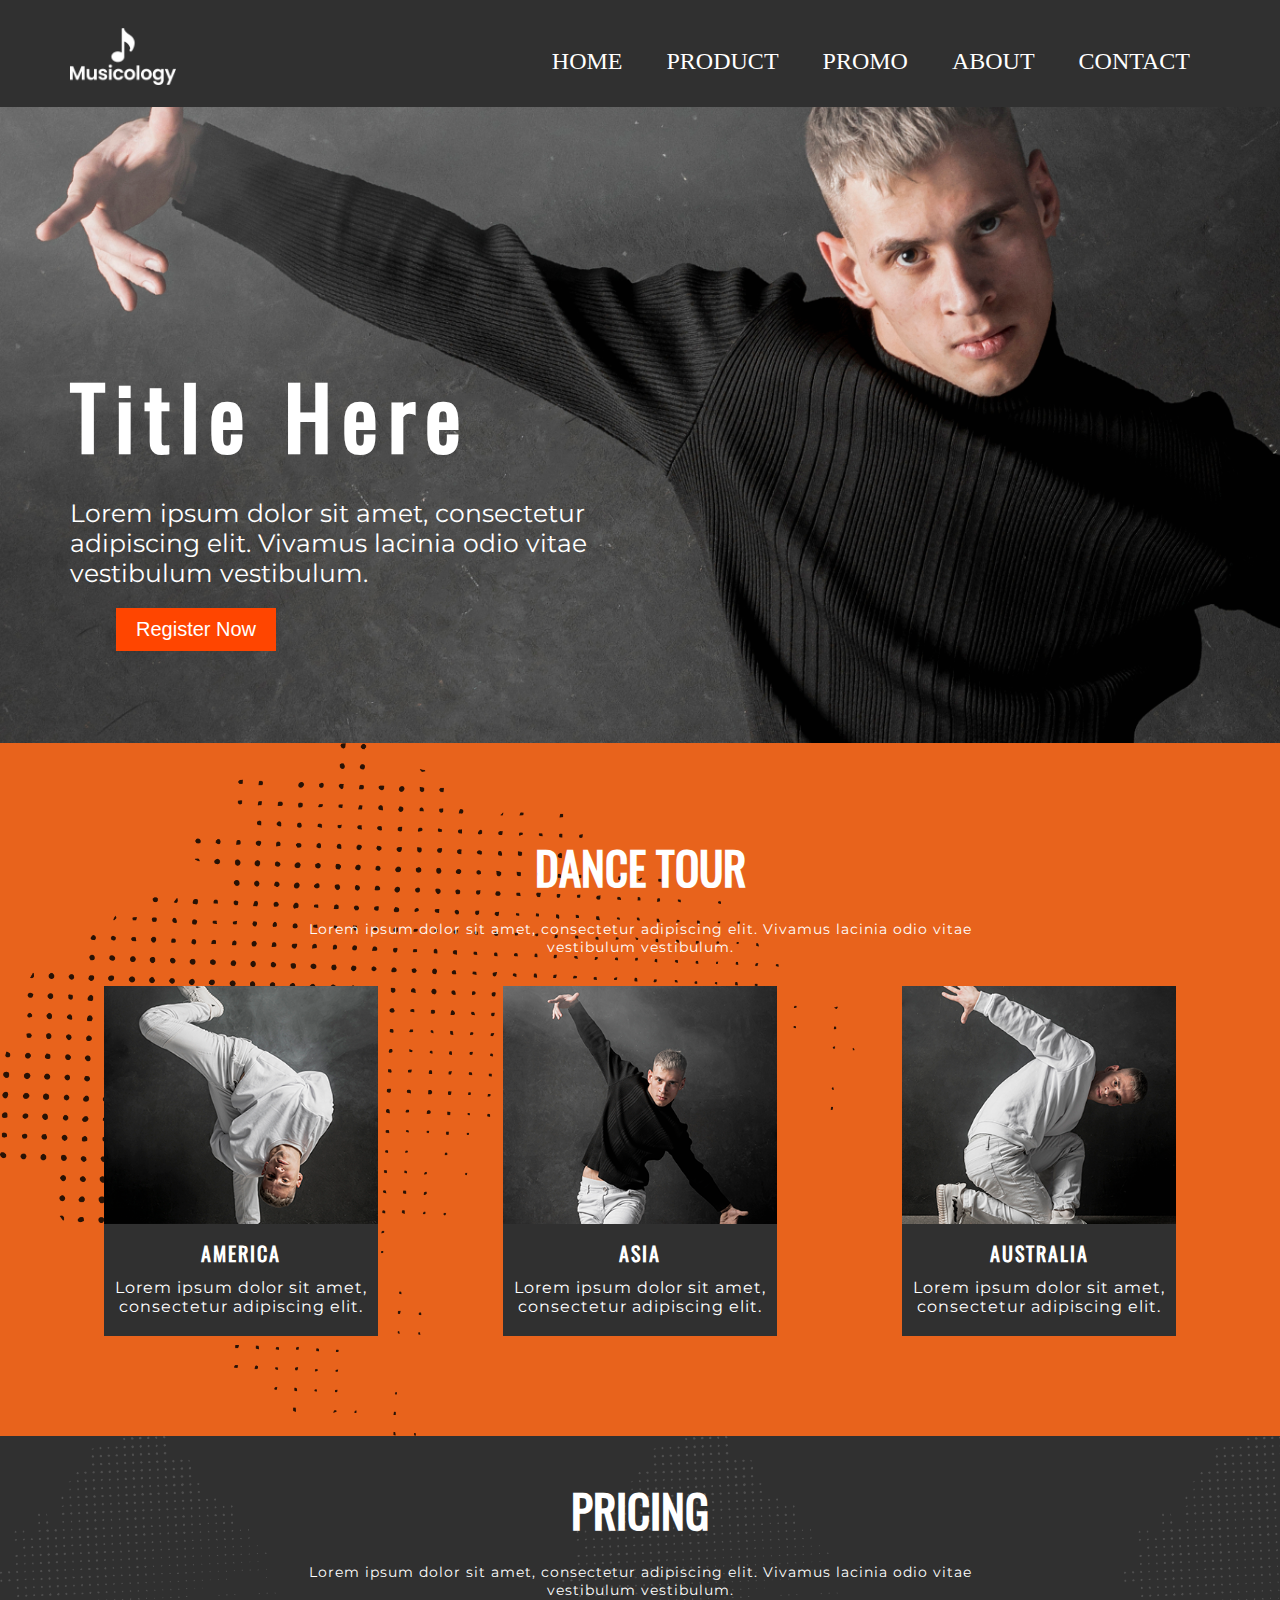
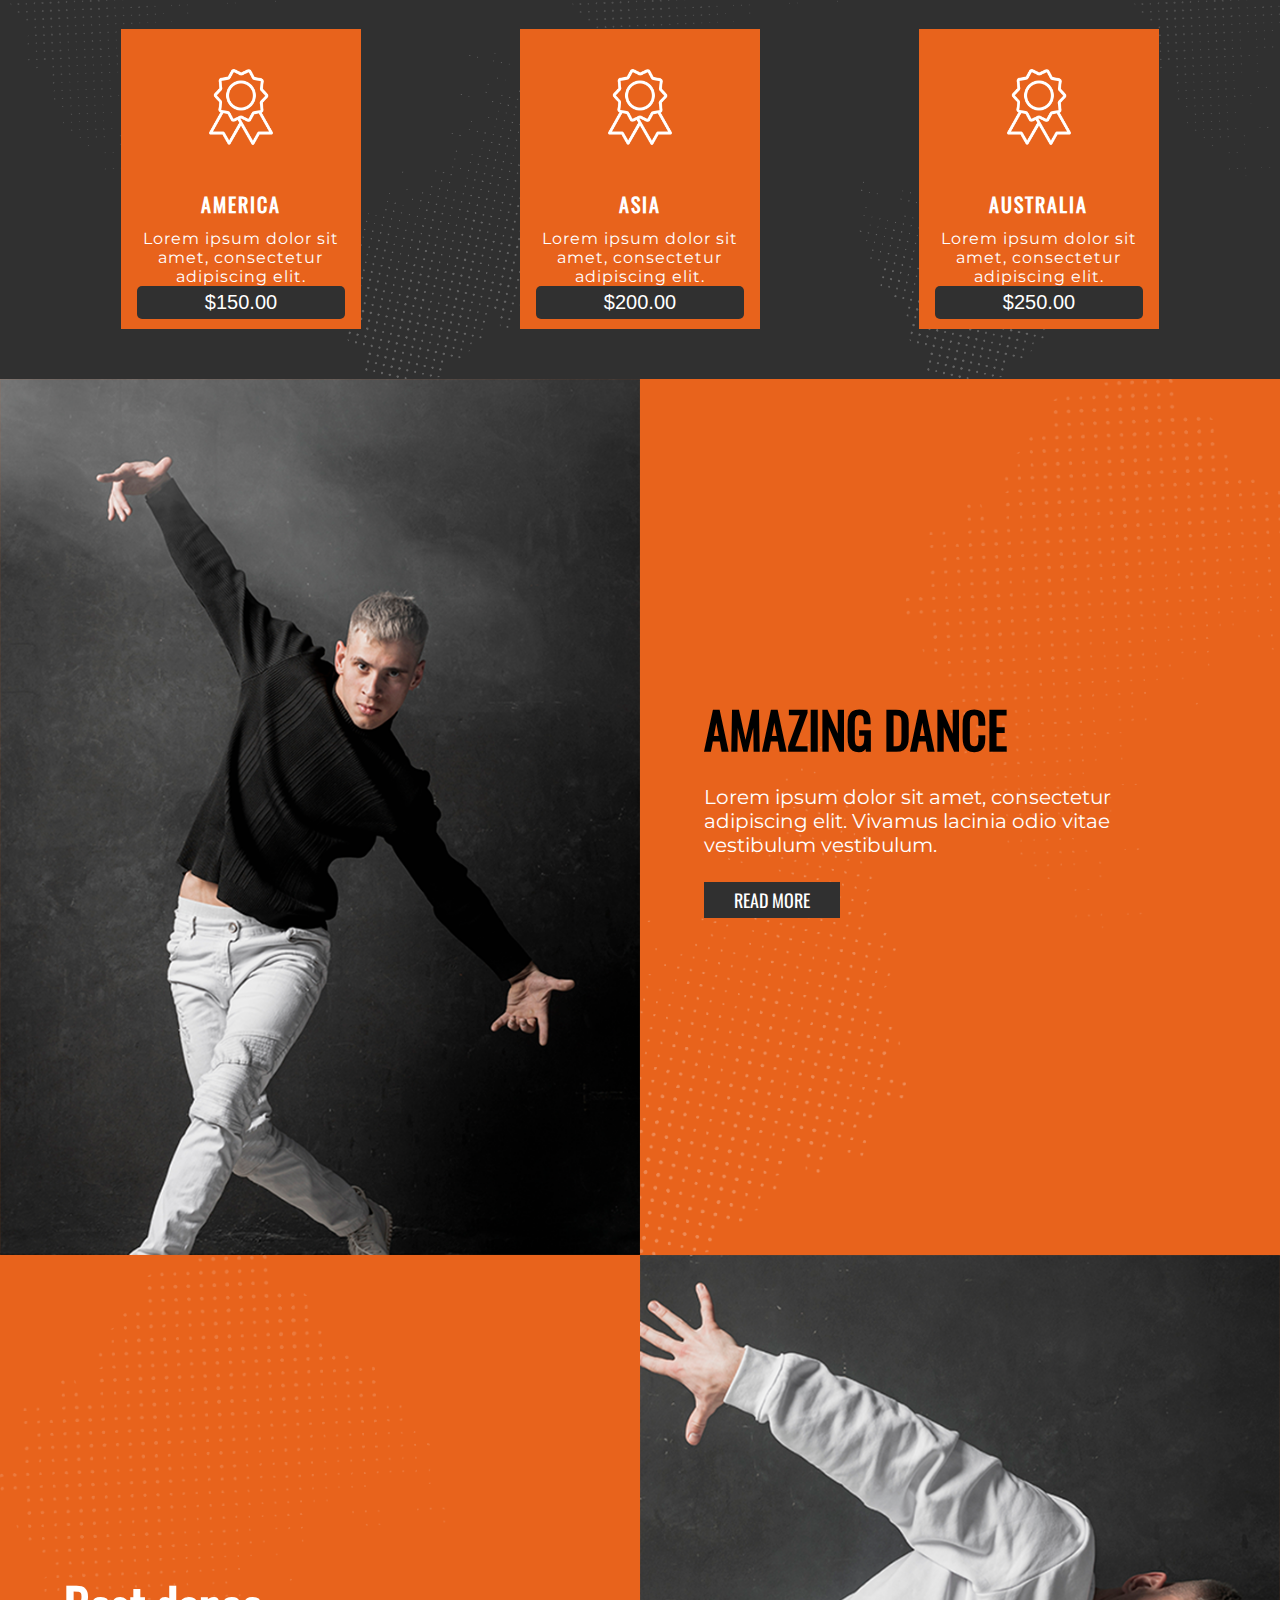
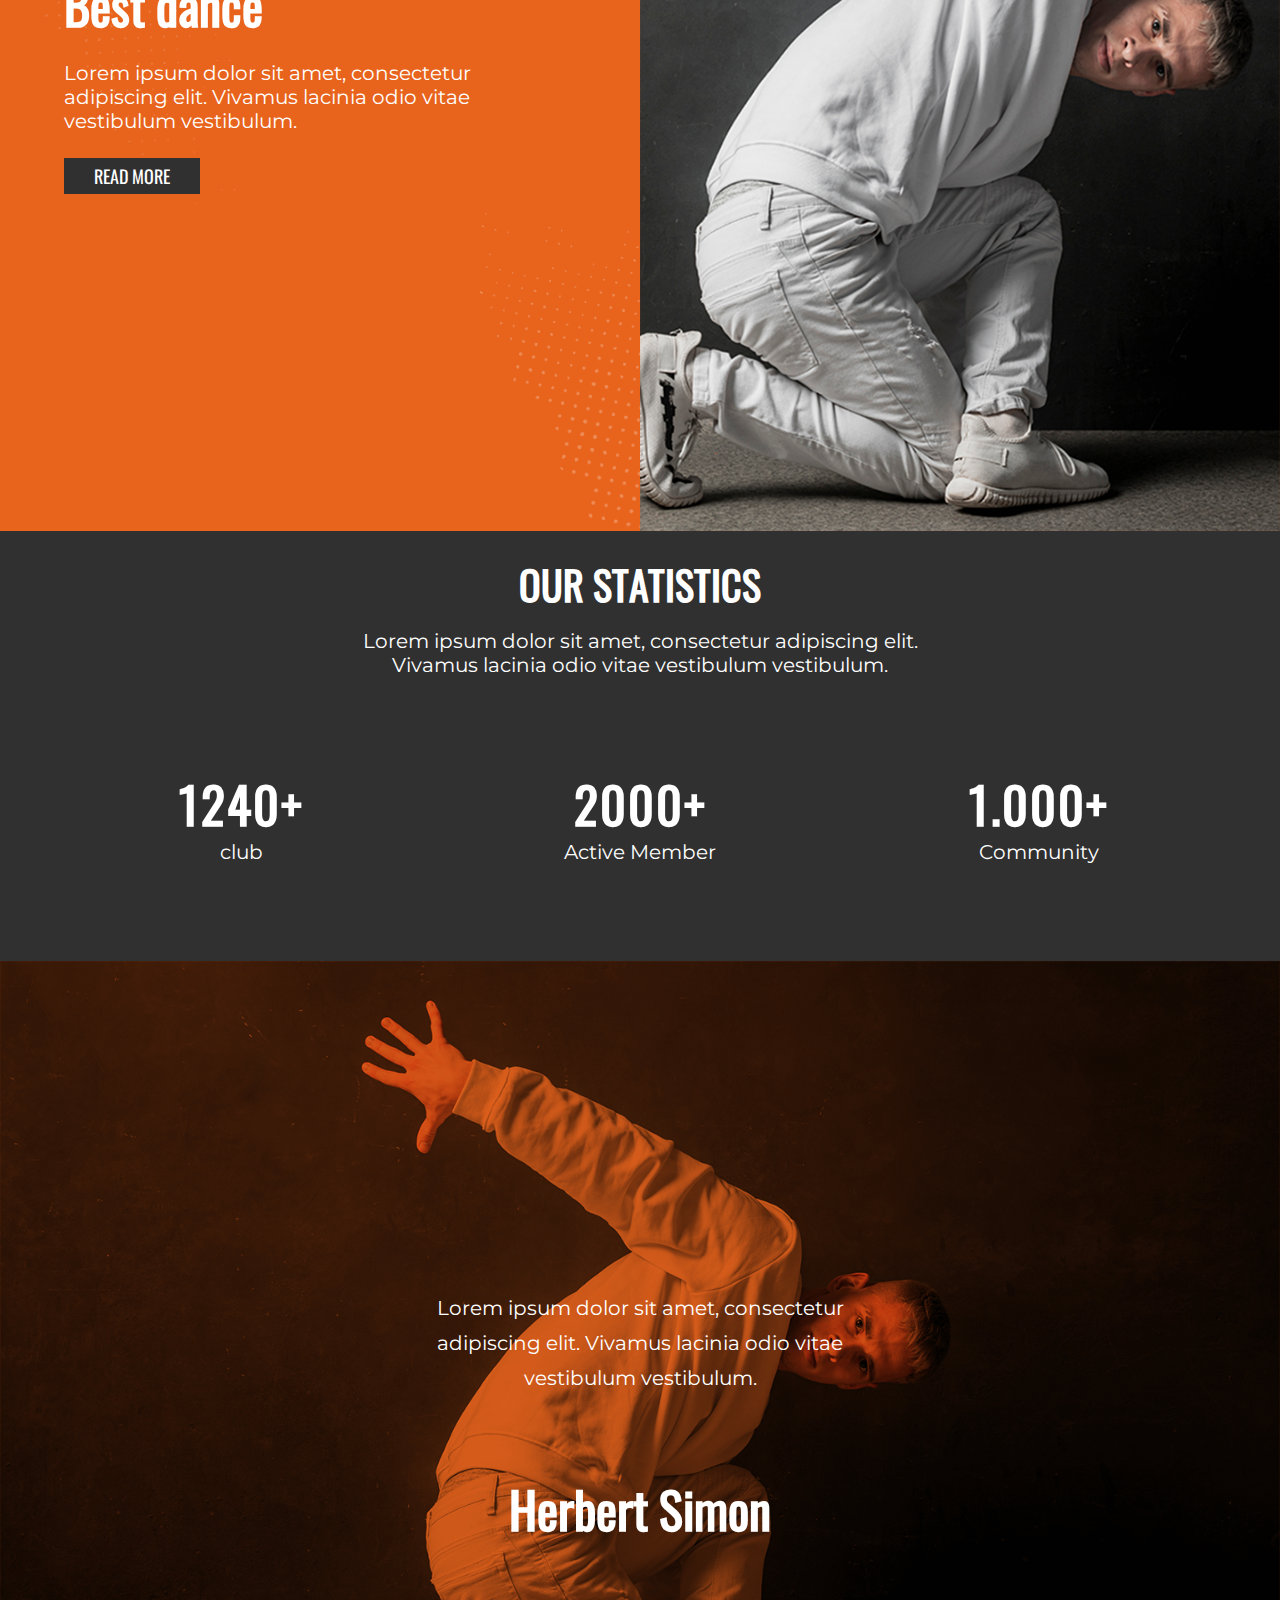
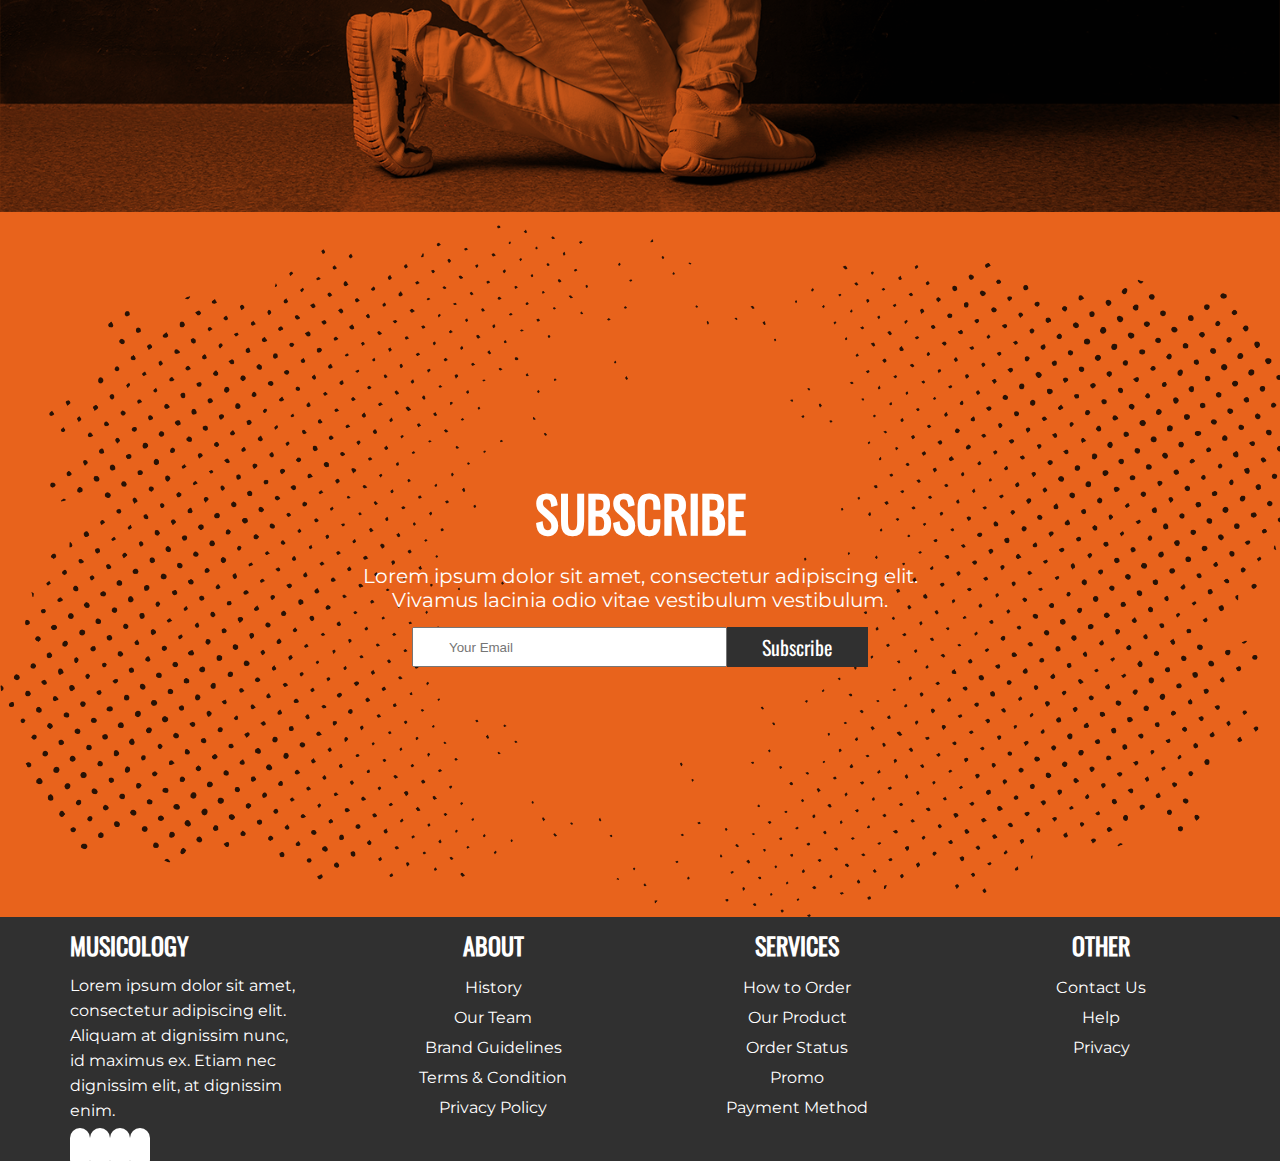
<file: index.html>
<!DOCTYPE html>
<html lang="en">

<head>
    <meta charset="UTF-8">
    <meta http-equiv="X-UA-Compatible" content="IE=edge">
    <meta name="viewport" content="width=device-width, initial-scale=1.0">
    <title>Document</title>
    <link rel="stylesheet" href="./asset/css/style.css">
    <link rel="stylesheet" href="https://cdnjs.cloudflare.com/ajax/libs/font-awesome/6.4.0/css/all.min.css"
        integrity="sha512-iecdLmaskl7CVkqkXNQ/ZH/XLlvWZOJyj7Yy7tcenmpD1ypASozpmT/E0iPtmFIB46ZmdtAc9eNBvH0H/ZpiBw=="
        crossorigin="anonymous" referrerpolicy="no-referrer" />


</head>

<body>

    <header class="h_bg">


        <div class="h_bg_1">

            <div class="container">
                <nav>

                    <div class="row justify  align-items ">
                        <div class="col">
                            <div class="logo">
                                <img src="./asset/img/icon.png" alt="">
                            </div>
                        </div>
                        <div class="col ">
                            <div class="list">
                                <ul>

                                    <li><a href="#">HOME</a></li>
                                    <li><a href="#Dance">PRODUCT</a></li>
                                    <li><a href="#PROMO">PROMO</a></li>
                                    <li><a href="#">ABOUT</a></li>
                                    <li><a href="#Musicology">CONTACT</a></li>
                                    <i class="fa-solid fa-magnifying-glass"></i>
                                </ul>
                            </div>

                            <div class="bar">
                                <i class="fa-solid fa-bars"></i>
                            </div>
                        </div>
                    </div>
                </nav>


            </div>
        </div>

        <div class="container">
            <div class="row">
                <div class="col_100">
                    <div class="sec_text">
                        <h1>Title Here</h1>
                        <p>Lorem ipsum dolor sit amet, consectetur adipiscing elit. Vivamus lacinia odio vitae
                            vestibulum vestibulum. </p>
                        <button>Register Now</button>
                    </div>


                </div>
            </div>
        </div>
        <p class="n">
        </p>
    </header>
    <main>
        <!-- ------------------------section_1 START -------------->
        <section id="Dance" class="sec_1">
            <div class="container">

                <!-- row start -->
                <div class="row">
                    <div class="col_100">
                        <div class="popular_text">
                            <h2>Dance Tour</h2>
                            <p>Lorem ipsum dolor sit amet, consectetur adipiscing elit. Vivamus lacinia odio vitae
                                vestibulum vestibulum. </p>
                        </div>
                    </div>
                </div>
                <!-- row end -->

                <!-- row start -->
                <div class="row justify">
                    <div class="col_30">
                        <div class="package_box">
                            <div class="package_img">
                                <img src="./asset/img/box1.png" alt="">
                            </div>
                            <div class="package_text">
                                <h4>America</h4>
                                <p>Lorem ipsum dolor sit amet, consectetur adipiscing elit.</p>
                            </div>
                        </div>

                    </div>
                    <div class="col_30">
                        <div class="package_box">
                            <div class="package_img">
                                <img src="./asset/img/box2.png" alt="">
                            </div>
                            <div class="package_text">
                                <h4>Asia</h4>
                                <p>Lorem ipsum dolor sit amet, consectetur adipiscing elit.</p>
                            </div>
                        </div>

                    </div>
                    <div class="col_30">
                        <div class="package_box">
                            <div class="package_img">
                                <img src="./asset/img/box3.png" alt="">
                            </div>
                            <div class="package_text">
                                <h4>Australia</h4>
                                <p>Lorem ipsum dolor sit amet, consectetur adipiscing elit.</p>
                            </div>
                        </div>

                    </div>
                </div>
            </div>


        </section>
        <!-------------------------sec_1 END---------------------------->
        <!-- ----------------------sec_2 START-------------------------->
        <section id="PROMO" class="sec_2">
            <div class="container">
                <div class="row">
                    <div class="col_100">
                        <div class="popular_text leter">
                            <h2>Pricing</h2>
                            <p>Lorem ipsum dolor sit amet, consectetur adipiscing elit. Vivamus lacinia odio vitae
                                vestibulum vestibulum. </p>
                        </div>
                    </div>
                </div>
                <div class="row justify">
                    <div class="col_30">
                        <div class="pricing_box ">
                            <div class="pricing_img">
                                <img src="./asset/img/card123.png" alt="">
                            </div>
                            <div class="package_text">
                                <h4>America</h4>
                                <p>Lorem ipsum dolor sit amet, consectetur adipiscing elit.</p>
                            </div>
                            <div class="box_btn">
                                <button>$150.00</button>
                            </div>
                        </div>


                    </div>
                    <div class="col_30">
                        <div class="pricing_box">
                            <div class="pricing_img">
                                <img src="./asset/img/card123.png" alt="">
                            </div>
                            <div class="package_text">
                                <h4>Asia</h4>
                                <p>Lorem ipsum dolor sit amet, consectetur adipiscing elit.</p>
                            </div>
                            <div class="box_btn">
                                <button>$200.00</button>
                            </div>
                        </div>

                    </div>
                    <div class="col_30">
                        <div class="pricing_box">
                            <div class="pricing_img">
                                <img src="./asset/img/card123.png" alt="">
                            </div>
                            <div class="package_text">
                                <h4>Australia</h4>
                                <p>Lorem ipsum dolor sit amet, consectetur adipiscing elit.</p>
                            </div>
                            <div class="box_btn">
                                <button>$250.00</button>
                            </div>
                        </div>

                    </div>
                </div>
            </div>


        </section>
        <!------------------------SEC_3 START-------------------->
        <section class="sec_3">
            <div class="row justify align-items roww">
                <div class="col_50">
                    <div class="sec3_img">
                        <img src="asset/img/sec3img.png" alt="img">
                    </div>
                </div>
                <div class="col_50">
                    <div class="sec3_text">
                        <h2>AMAZING DANCE</h2>
                        <p>Lorem ipsum dolor sit amet, consectetur adipiscing elit. Vivamus lacinia odio vitae
                            vestibulum vestibulum. </p>
                        <div class="sec_3_btn">
                            <button>read more</button>
                        </div>
                    </div>
                </div>
            </div>
        </section>
        <!------------------------SEC_3 END-------------------->
        <!------------------------SEC_4 START-------------------->
        <section class="sec_4">
            <div class="row justify align-items">
                <div class="col_50">
                    <div class="sec4_text">
                        <h2>Best dance</h2>
                        <p>Lorem ipsum dolor sit amet, consectetur adipiscing elit. Vivamus lacinia odio vitae
                            vestibulum vestibulum. </p>
                        <div class="sec_4_btn">
                            <button>read more</button>
                        </div>
                    </div>
                </div>
                <div class="col_50">
                    <div class="sec4_img">
                        <img src="asset/img/sec4.png" alt="img">
                    </div>
                </div>

            </div>
        </section>
        <!-- ----------------------SEC_4 END------------------ -->
        <!-- ----------------------SEC_5 START----------------- -->

        <section class="sec_5">
            <div class="container">
                <div class="row justify ">

                    <div class="col_100">
                        <div class="sec_5_text">
                            <h2>Our Statistics</h2>
                            <p>Lorem ipsum dolor sit amet, consectetur adipiscing elit. Vivamus lacinia odio vitae
                                vestibulum vestibulum. </p>
                        </div>

                    </div>
                </div>
                <div class="row justify">

                    <div class="col_30">

                        <div class="club">
                            <h2>1240+</h2>
                            <p>club</p>
                        </div>

                    </div>
                    <div class="col_30">
                        <div class="club">
                            <h2>2000+</h2>
                            <p>Active Member</p>
                        </div>
                    </div>
                    <div class="col_30">
                        <div class="club">
                            <h2>1.000+</h2>
                            <p>Community</p>
                        </div>
                    </div>
                </div>


            </div>
        </section>
        <!-- ----------------------SEC_5 END------------------ -->
        <!-- ----------------------SEC_6 START----------------- -->
        <section class="Herbert">
            <div class="container">
                <div class="row  ">
                    <div class="col_100">
                        <div class="sec_6_text">
                            <p>Lorem ipsum dolor sit amet, consectetur adipiscing elit. Vivamus lacinia odio vitae
                                vestibulum vestibulum. </p>
                            <h2>Herbert Simon</h2>
                        </div>
                    </div>
                </div>
            </div>
        </section>
        <!------------------------SEC_7 START----------------------->
        <section class="subscribe">

            <div class="container">
                <div class="row">
                    <div class="col_100">
                        <div class="sec_7_text">
                            <h2>SUBSCRIBE</h2>
                            <p>Lorem ipsum dolor sit amet, consectetur adipiscing elit. Vivamus lacinia odio vitae
                                vestibulum vestibulum. </p>
                        </div>
                        <div class="input">
                            <input type="email" name="" id="" placeholder="Your Email">
                            <button>Subscribe</button>
                        </div>
                    </div>
                </div>
            </div>


        </section>
    </main>
    <!-------------------footer-------------------  -->
    <footer id="Musicology">
        <div class="container">
            <div class="row justify">
                <div class="col_25">
                    <div class="footer_text">
                        <h2>Musicology</h2>
                        <p>Lorem ipsum dolor sit amet, consectetur adipiscing elit. Aliquam at dignissim nunc, id
                            maximus ex. Etiam nec dignissim elit, at dignissim enim. </p>
                    </div>
                    <div class="icon">
                        <i class="fa-brands fa-instagram"></i>
                        <i class="fa-brands fa-facebook"></i>
                        <i class="fa-brands fa-twitter"></i>
                        <i class="fa-brands fa-whatsapp"></i>
                    </div>
                </div>
                <div class="col_25">
                    <div class="footer_manu footer_text">
                        <h2>ABOUT</h2>
                        <ul>

                            <li><a href="#">History</a></li>
                            <li><a href="#">Our Team</a></li>
                            <li><a href="#">Brand Guidelines</a></li>
                            <li><a href="#">Terms & Condition</a></li>
                            <li><a href="#">Privacy Policy</a></li>

                        </ul>
                    </div>
                </div>

                <div class="col_25">
                    <div class="footer_manu footer_text">
                        <h2>Services</h2>
                        <ul>
                            <li><a href="#">How to Order</a></li>
                            <li><a href="#">Our Product</a></li>
                            <li><a href="#">Order Status</a></li>
                            <li><a href="#">Promo</a></li>
                            <li><a href="#">Payment Method</a></li>
                        </ul>
                    </div>

                </div>

                <div class="col_25">
                    <div class="footer_manu footer_text">
                        <h2>Other</h2>
                        <ul>
                            <li><a href="#">Contact Us</a></li>
                            <li><a href="">Help</a></li>
                            <li><a href="">Privacy</a></li>
                        </ul>
                    </div>
                </div>


            </div>
        </div>
    </footer>
    <!-- javascript start  -->
    <script>

        const bar = document.querySelector(".bar");
        const navbar = document.querySelector('.list');
        const navbarli = document.querySelectorAll(".list li");

        bar.addEventListener("click", () => {
            bar.classList.toggle("active");
            navbar.classList.toggle('active');
        });

        let btn = document.querySelector(".bar");
        let icon = btn.querySelector(".fa-bars");
        btn.onclick = function () {
            if (icon.classList.contains("fa-bars")) {
                icon.classList.replace("fa-bars", "fa-times");
            } else {
                icon.classList.replace("fa-times", "fa-bars");
            }
        }
        // hamburger button end


        window.addEventListener('scroll', function () {
            // console.log("test");
            let TopScrolled = window.pageYOffset || document.documentElement.scrollTop;
            // console.log(TopScrolled);
            if (TopScrolled > 1) {
                document.querySelector(".list").classList.remove("active");
                icon.classList.replace("fa-times", "fa-bars");
            } else {
                // document.getElementById("main-header").classList.add("fixedmenu");
            }
        });

    </script>
</body>

</html>
</file>
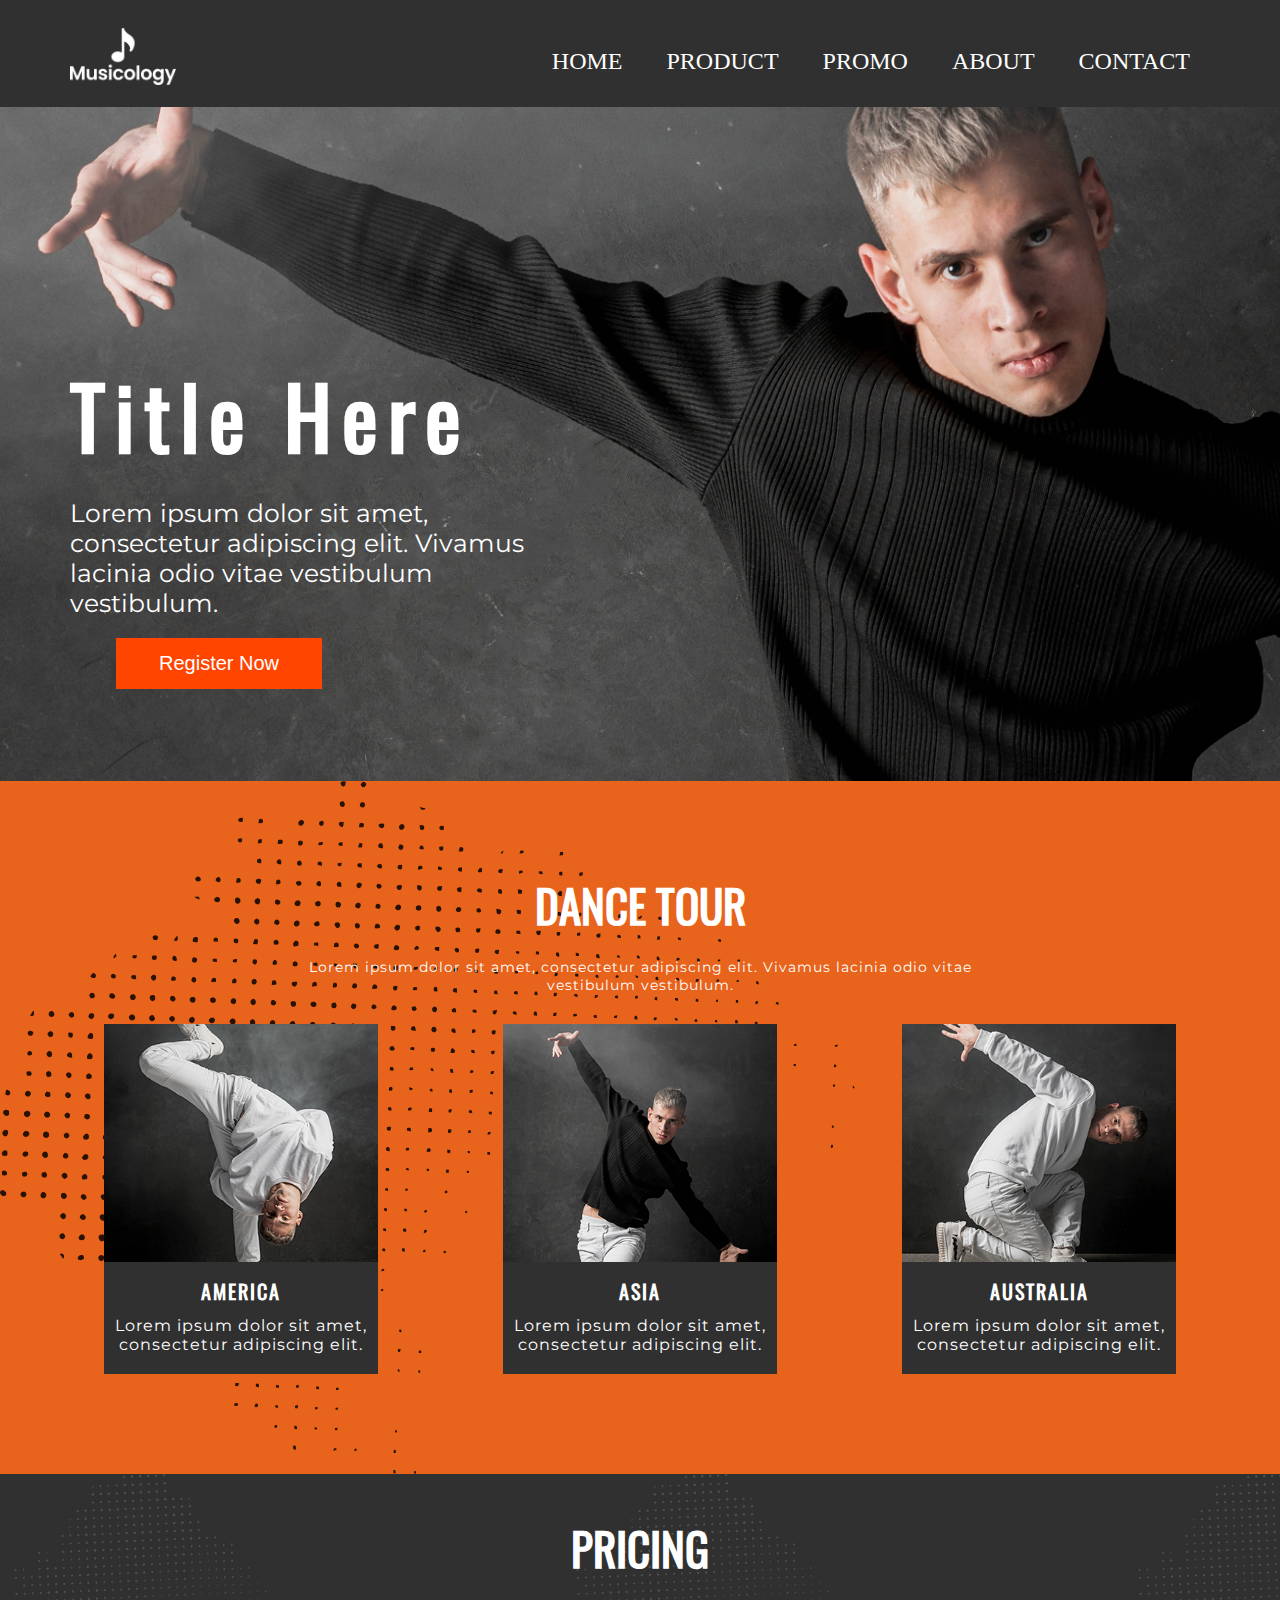
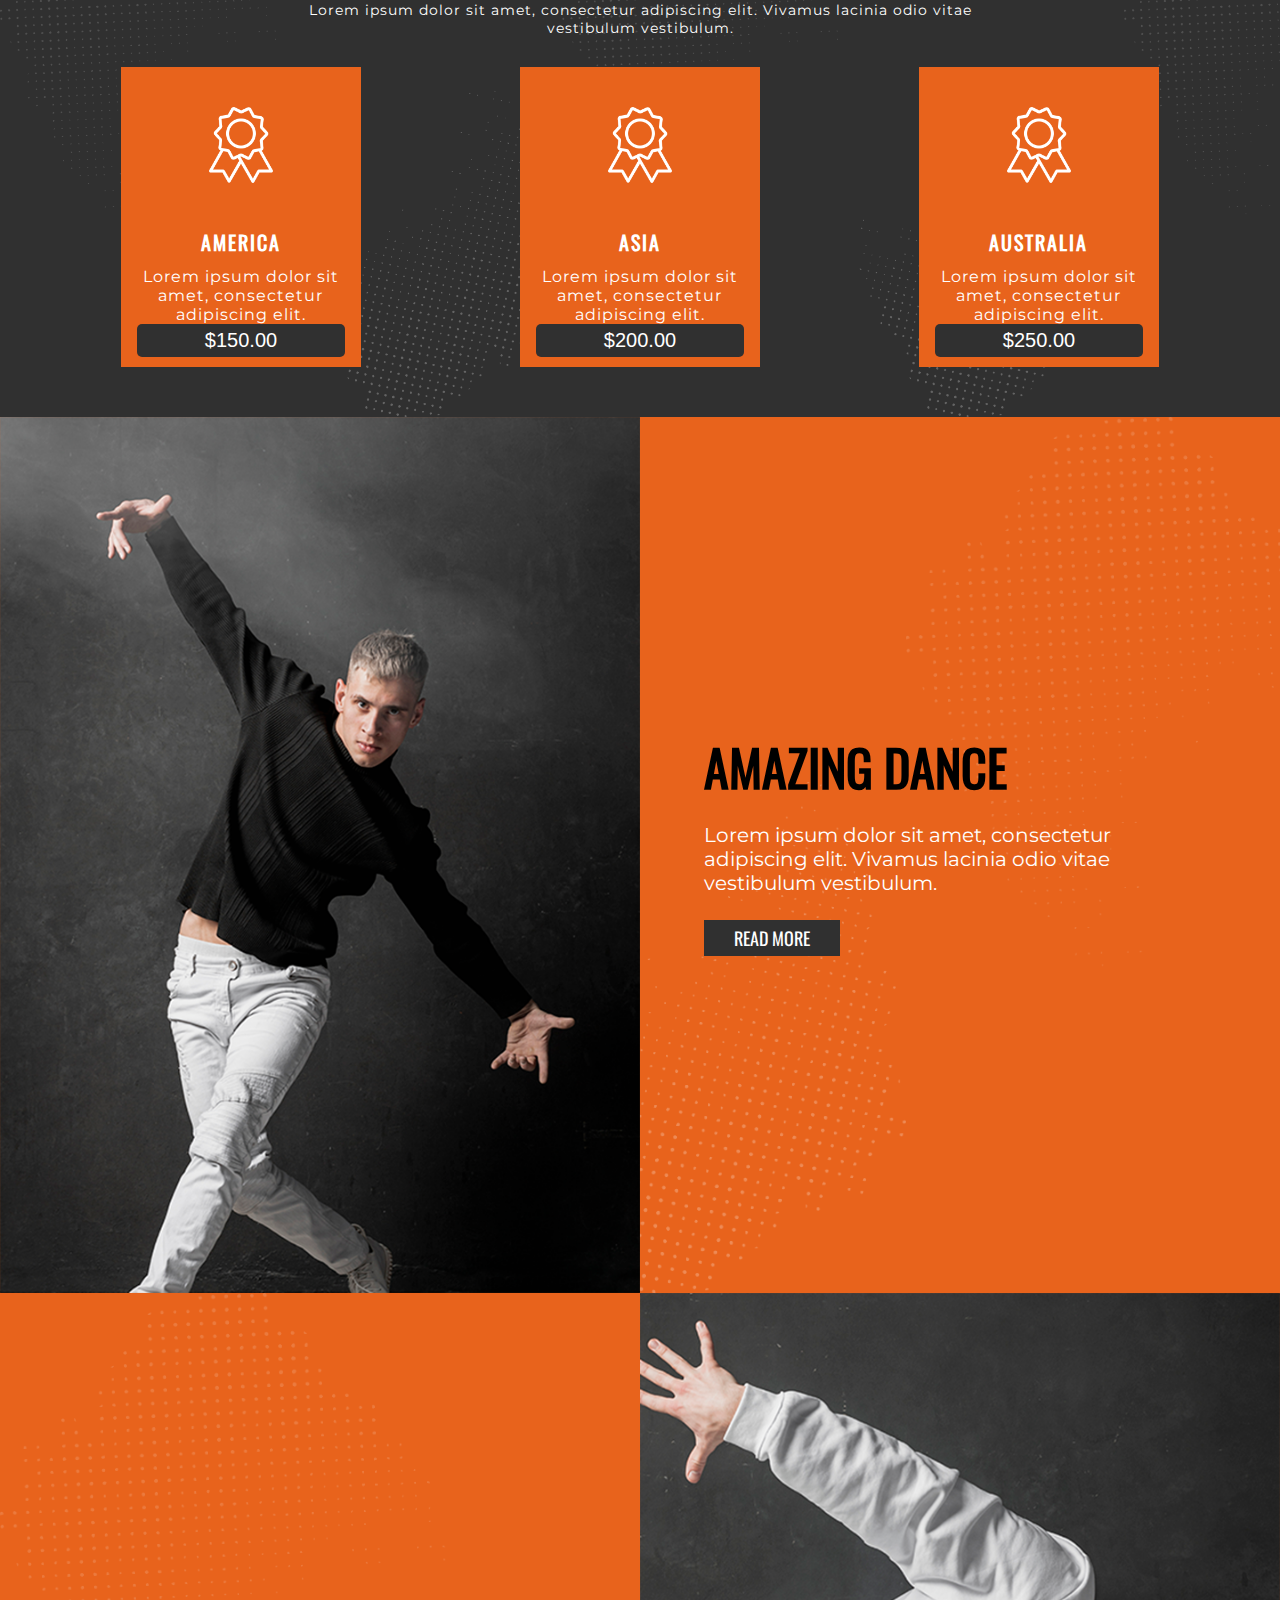
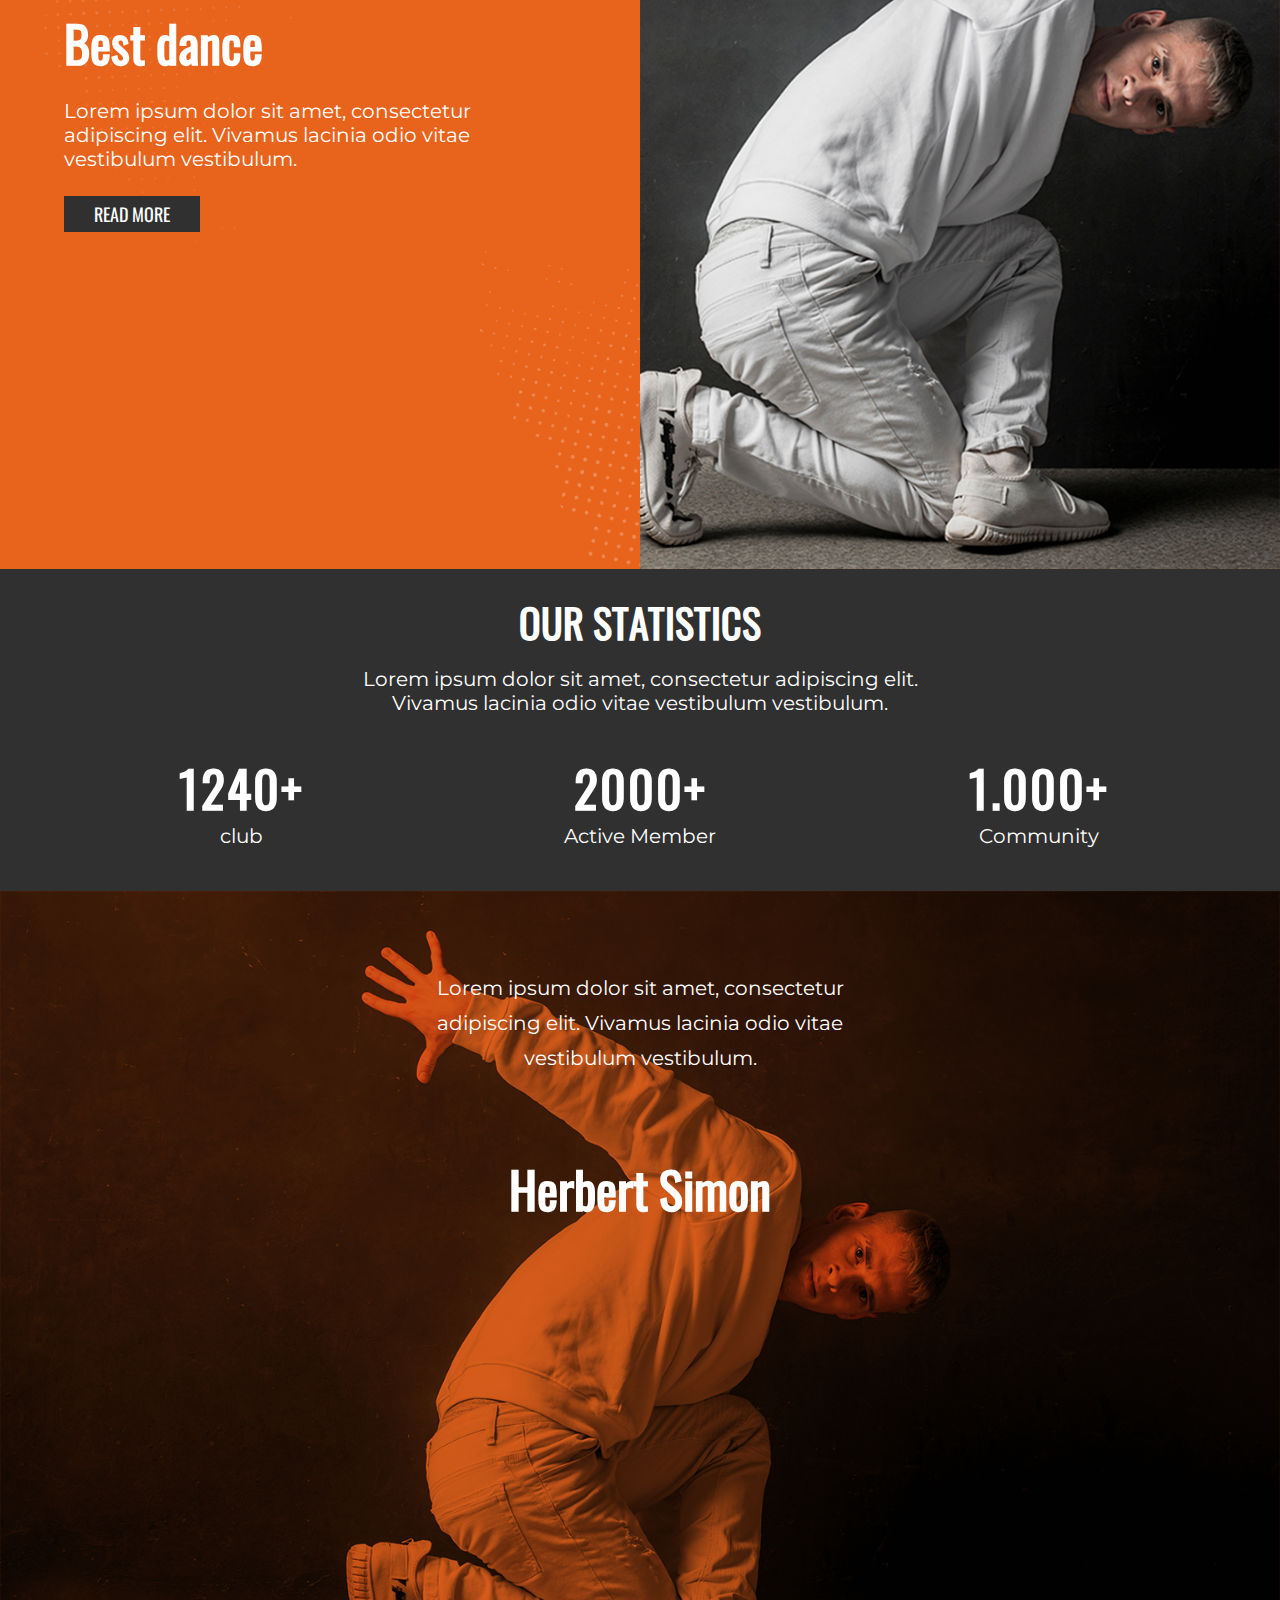
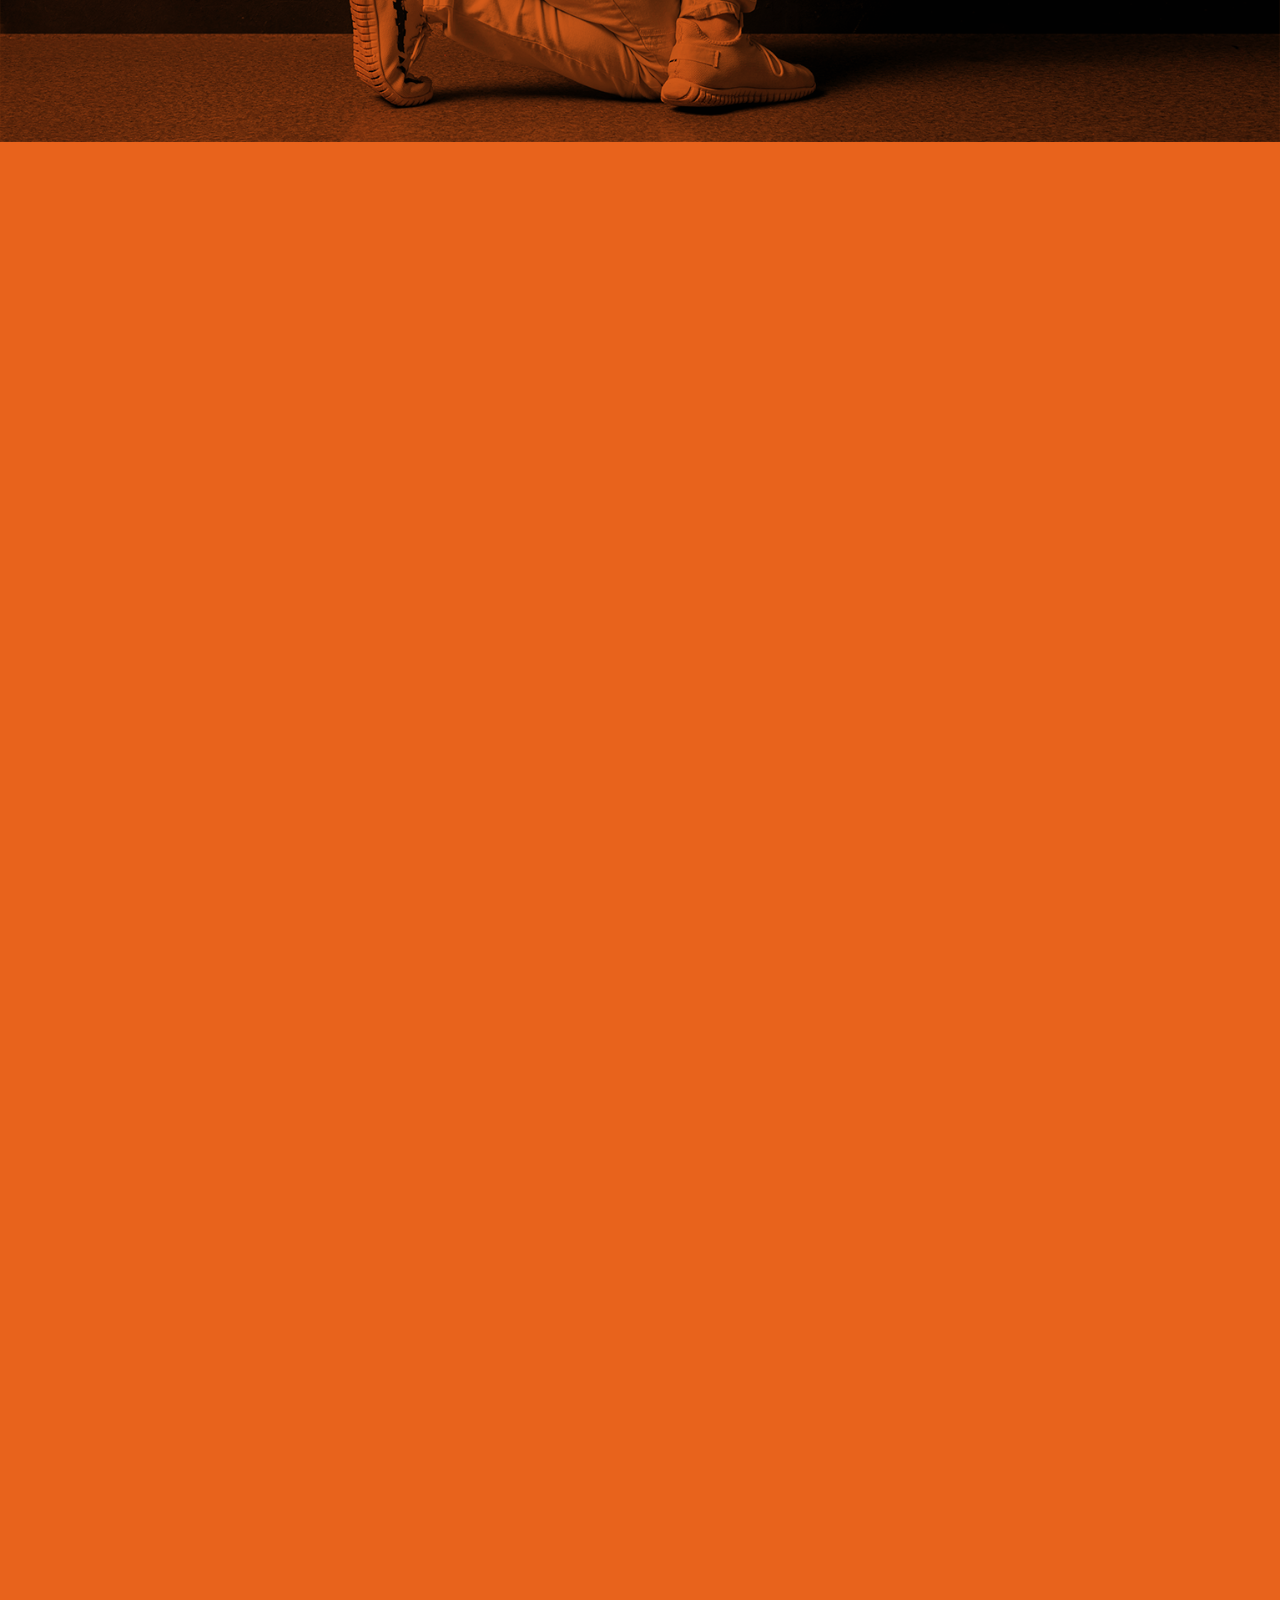
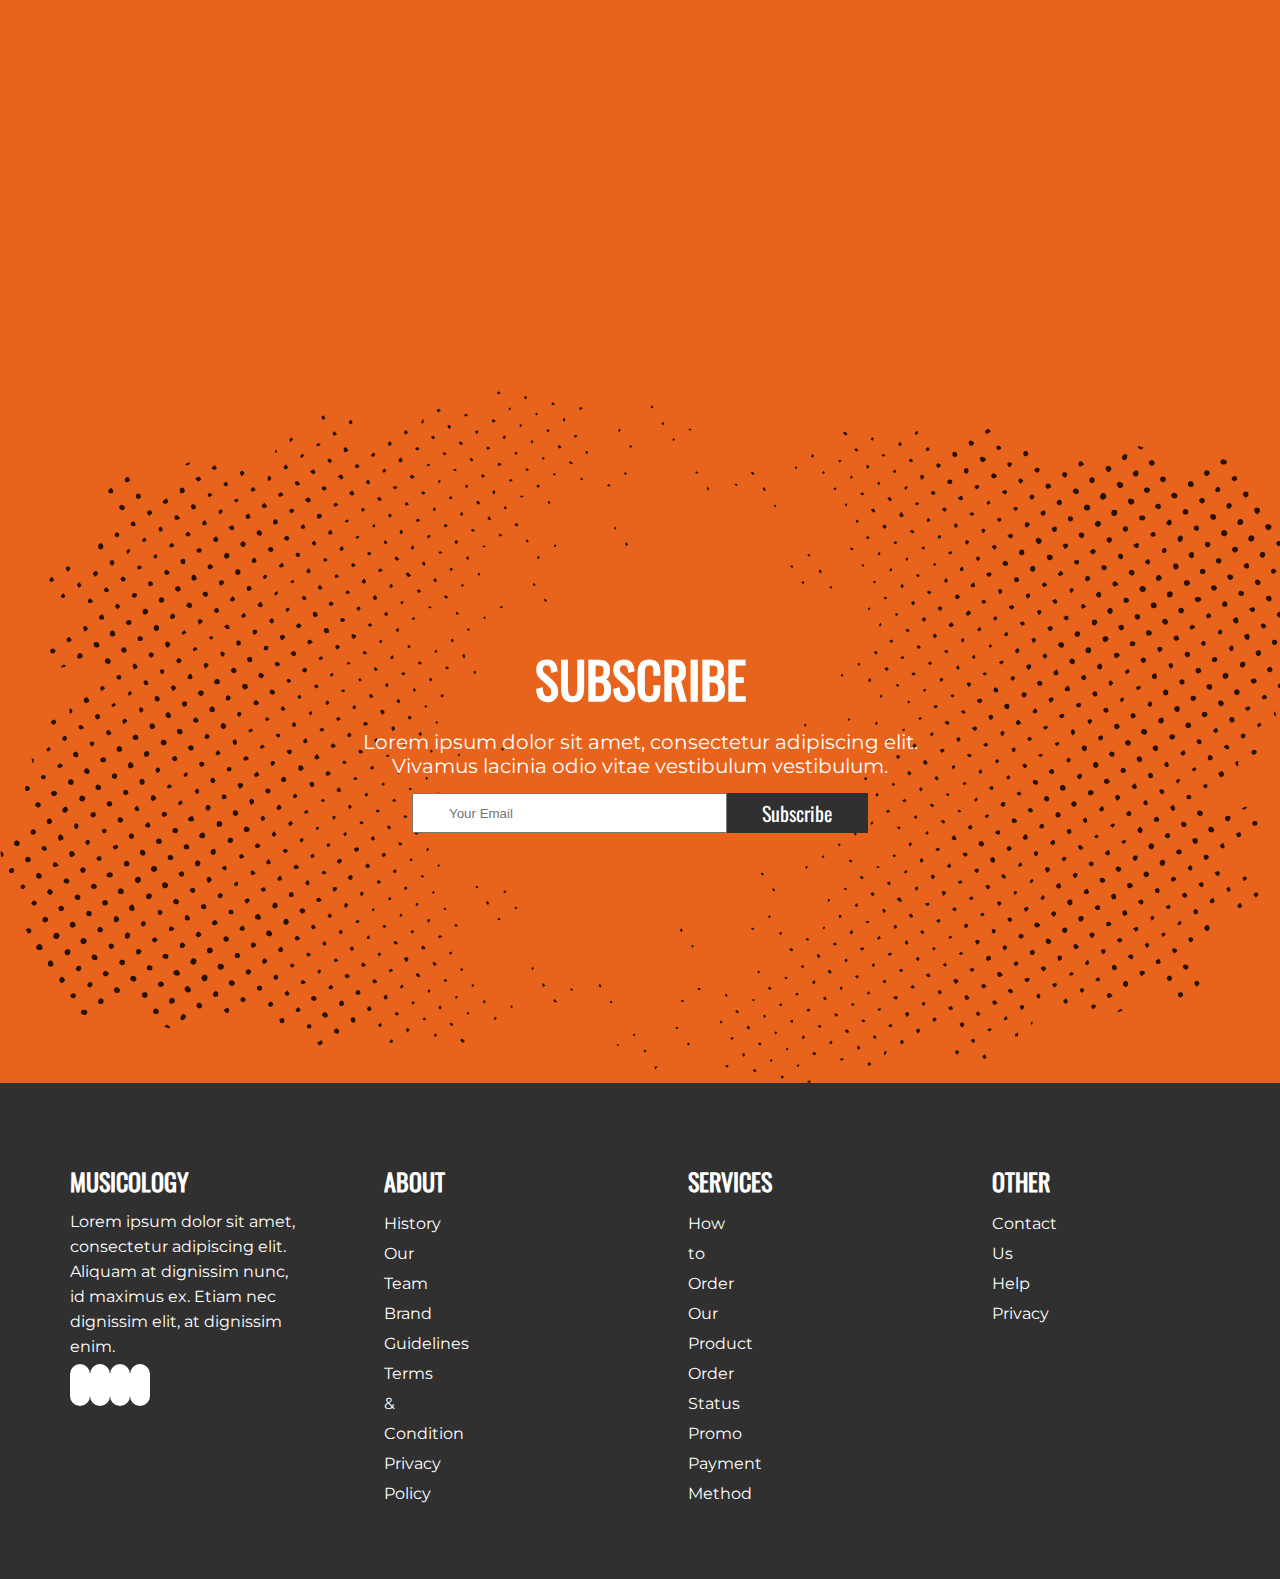
<file: DANCE/index.html>
<!DOCTYPE html>
<html lang="en">

<head>
    <meta charset="UTF-8">
    <meta http-equiv="X-UA-Compatible" content="IE=edge">
    <meta name="viewport" content="width=device-width, initial-scale=1.0">
    <title>Document</title>
    <link rel="stylesheet" href="./asset/css/style.css">
    <link rel="stylesheet" href="https://cdnjs.cloudflare.com/ajax/libs/font-awesome/6.4.0/css/all.min.css"
        integrity="sha512-iecdLmaskl7CVkqkXNQ/ZH/XLlvWZOJyj7Yy7tcenmpD1ypASozpmT/E0iPtmFIB46ZmdtAc9eNBvH0H/ZpiBw=="
        crossorigin="anonymous" referrerpolicy="no-referrer" />

    <!-- -------- -->

</head>

<body>

    <header class="h_bg">


        <div class="h_bg_1">

            <div class="container">
                <nav>

                    <div class="row justify  align-items ">
                        <div class="col">
                            <div class="logo">
                                <img src="./asset/img/icon.png" alt="">
                            </div>
                        </div>
                        <div class="col ">
                            <div class="list">
                                <ul>

                                    <li><a href="#">HOME</a></li>
                                    <li><a href="#Dance">PRODUCT</a></li>
                                    <li><a href="#PROMO">PROMO</a></li>
                                    <li><a href="#">ABOUT</a></li>
                                    <li><a href="#Musicology">CONTACT</a></li>
                                    <i class="fa-solid fa-magnifying-glass"></i>
                                </ul>
                            </div>

                            <div class="bar">
                                <i class="fa-solid fa-bars"></i>
                            </div>
                        </div>
                    </div>
                </nav>


            </div>
        </div>

        <div class="container">
            <div class="row">
                <div class="col_100">
                    <div class="sec_text">
                        <h1>Title Here</h1>
                        <p>Lorem ipsum dolor sit amet, consectetur adipiscing elit. Vivamus lacinia odio vitae
                            vestibulum vestibulum. </p>
                        <button>Register Now</button>
                    </div>


                </div>
            </div>
        </div>
        <p class="n">
        </p>
    </header>
    <main>
        <!-- ------------------------section_1 START -------------->
        <section id="Dance" class="sec_1">
            <div class="container">

                <!-- row start -->
                <div class="row">
                    <div class="col_100">
                        <div class="popular_text">
                            <h2>Dance Tour</h2>
                            <p>Lorem ipsum dolor sit amet, consectetur adipiscing elit. Vivamus lacinia odio vitae
                                vestibulum vestibulum. </p>
                        </div>
                    </div>
                </div>
                <!-- row end -->

                <!-- row start -->
                <div class="row justify">
                    <div class="col_30">
                        <div class="package_box">
                            <div class="package_img">
                                <img src="./asset/img/box1.png" alt="">
                            </div>
                            <div class="package_text">
                                <h4>America</h4>
                                <p>Lorem ipsum dolor sit amet, consectetur adipiscing elit.</p>
                            </div>
                        </div>

                    </div>
                    <div class="col_30">
                        <div class="package_box">
                            <div class="package_img">
                                <img src="./asset/img/box2.png" alt="">
                            </div>
                            <div class="package_text">
                                <h4>Asia</h4>
                                <p>Lorem ipsum dolor sit amet, consectetur adipiscing elit.</p>
                            </div>
                        </div>

                    </div>
                    <div class="col_30">
                        <div class="package_box">
                            <div class="package_img">
                                <img src="./asset/img/box3.png" alt="">
                            </div>
                            <div class="package_text">
                                <h4>Australia</h4>
                                <p>Lorem ipsum dolor sit amet, consectetur adipiscing elit.</p>
                            </div>
                        </div>

                    </div>
                </div>
            </div>


        </section>
        <!-------------------------sec_1 END---------------------------->
        <!-- ----------------------sec_2 START-------------------------->
        <section id="PROMO" class="sec_2">
            <div class="container">
                <!-- row start -->
                <div class="row">
                    <div class="col_100">
                        <div class="popular_text leter">
                            <h2>Pricing</h2>
                            <p>Lorem ipsum dolor sit amet, consectetur adipiscing elit. Vivamus lacinia odio vitae
                                vestibulum vestibulum. </p>
                        </div>
                    </div>
                </div>
                <div class="row justify">
                    <div class="col_30">
                        <div class="pricing_box ">
                            <div class="pricing_img">
                                <img src="./asset/img/card123.png" alt="">
                            </div>
                            <div class="package_text">
                                <h4>America</h4>
                                <p>Lorem ipsum dolor sit amet, consectetur adipiscing elit.</p>
                            </div>
                            <div class="box_btn">
                                <button>$150.00</button>
                            </div>
                        </div>


                    </div>
                    <div class="col_30">
                        <div class="pricing_box">
                            <div class="pricing_img">
                                <img src="./asset/img/card123.png" alt="">
                            </div>
                            <div class="package_text">
                                <h4>Asia</h4>
                                <p>Lorem ipsum dolor sit amet, consectetur adipiscing elit.</p>
                            </div>
                            <div class="box_btn">
                                <button>$200.00</button>
                            </div>
                        </div>

                    </div>
                    <div class="col_30">
                        <div class="pricing_box">
                            <div class="pricing_img">
                                <img src="./asset/img/card123.png" alt="">
                            </div>
                            <div class="package_text">
                                <h4>Australia</h4>
                                <p>Lorem ipsum dolor sit amet, consectetur adipiscing elit.</p>
                            </div>
                            <div class="box_btn">
                                <button>$250.00</button>
                            </div>
                        </div>

                    </div>
                </div>
            </div>


        </section>
        <!------------------------SEC_3 START-------------------->
        <section class="sec_3">
            <div class="row justify align-items">
                <div class="col_50">
                    <div class="sec3_img">
                        <img src="asset/img/sec3img.png" alt="img">
                    </div>
                </div>
                <div class="col_50">
                    <div class="sec3_text">
                        <h2>AMAZING DANCE</h2>
                        <p>Lorem ipsum dolor sit amet, consectetur adipiscing elit. Vivamus lacinia odio vitae
                            vestibulum vestibulum. </p>
                        <div class="sec_3_btn">
                            <button>read more</button>
                        </div>
                    </div>
                </div>
            </div>
        </section>
        <!------------------------SEC_3 END-------------------->
        <!------------------------SEC_4 START-------------------->
        <section class="sec_4">
            <div class="row justify align-items">
                <div class="col_50">
                    <div class="sec4_text">
                        <h2>Best dance</h2>
                        <p>Lorem ipsum dolor sit amet, consectetur adipiscing elit. Vivamus lacinia odio vitae
                            vestibulum vestibulum. </p>
                        <div class="sec_4_btn">
                            <button>read more</button>
                        </div>
                    </div>
                </div>
                <div class="col_50">
                    <div class="sec4_img">
                        <img src="asset/img/sec4.png" alt="img">
                    </div>
                </div>

            </div>
        </section>
        <!-- ----------------------SEC_4 END------------------ -->
        <!-- ----------------------SEC_5 START----------------- -->

        <section class="sec_5">
            <div class="container">
                <div class="row justify ">

                    <div class="col_100">
                        <div class="sec_5_text">
                            <h2>Our Statistics</h2>
                            <p>Lorem ipsum dolor sit amet, consectetur adipiscing elit. Vivamus lacinia odio vitae
                                vestibulum vestibulum. </p>
                        </div>

                    </div>
                </div>
                <div class="row justify">

                    <div class="col_30">

                        <div class="club">
                            <h2>1240+</h2>
                            <p>club</p>
                        </div>

                    </div>
                    <div class="col_30">
                        <div class="club">
                            <h2>2000+</h2>
                            <p>Active Member</p>
                        </div>
                    </div>
                    <div class="col_30">
                        <div class="club">
                            <h2>1.000+</h2>
                            <p>Community</p>
                        </div>
                    </div>
                </div>


            </div>
        </section>
        <!-- ----------------------SEC_5 END------------------ -->
        <!-- ----------------------SEC_6 START----------------- -->
        <section class="Herbert">
            <div class="container">
                <div class="row  ">
                    <div class="col_100">
                        <div class="sec_6_text">
                            <p>Lorem ipsum dolor sit amet, consectetur adipiscing elit. Vivamus lacinia odio vitae
                                vestibulum vestibulum. </p>
                            <h2>Herbert Simon</h2>
                        </div>
                    </div>
                </div>
            </div>
        </section>
        <!------------------------SEC_7 START----------------------->
        <section class="subscribe">

            <div class="container">
                <div class="row">
                    <div class="col_100">
                        <div class="sec_7_text">
                            <h2>SUBSCRIBE</h2>
                            <p>Lorem ipsum dolor sit amet, consectetur adipiscing elit. Vivamus lacinia odio vitae
                                vestibulum vestibulum. </p>
                        </div>
                        <div class="input">
                            <input type="email" name="" id="" placeholder="Your Email">
                            <button>Subscribe</button>
                        </div>
                    </div>
                </div>
            </div>


        </section>
    </main>
    <!-------------------footer-------------------  -->
    <footer id="Musicology">
        <div class="container">
            <div class="row justify">
                <div class="col_25">
                    <div class="footer_text">
                        <h2>Musicology</h2>
                        <p>Lorem ipsum dolor sit amet, consectetur adipiscing elit. Aliquam at dignissim nunc, id
                            maximus ex. Etiam nec dignissim elit, at dignissim enim. </p>
                    </div>
                    <div class="icon">
                        <i class="fa-brands fa-instagram"></i>
                        <i class="fa-brands fa-facebook"></i>
                        <i class="fa-brands fa-twitter"></i>
                        <i class="fa-brands fa-whatsapp"></i>
                    </div>
                </div>
                <div class="col_25">
                    <div class="footer_manu footer_text">
                        <h2>ABOUT</h2>
                        <ul>

                            <li><a href="#">History</a></li>
                            <li><a href="#">Our Team</a></li>
                            <li><a href="#">Brand Guidelines</a></li>
                            <li><a href="#">Terms & Condition</a></li>
                            <li><a href="#">Privacy Policy</a></li>

                        </ul>
                    </div>
                </div>

                <div class="col_25">
                    <div class="footer_manu footer_text">
                        <h2>Services</h2>
                        <ul>
                            <li><a href="#">How to Order</a></li>
                            <li><a href="#">Our Product</a></li>
                            <li><a href="#">Order Status</a></li>
                            <li><a href="#">Promo</a></li>
                            <li><a href="#">Payment Method</a></li>
                        </ul>
                    </div>

                </div>

                <div class="col_25">
                    <div class="footer_manu footer_text">
                        <h2>Other</h2>
                        <ul>
                            <li><a href="#">Contact Us</a></li>
                            <li><a href="">Help</a></li>
                            <li><a href="">Privacy</a></li>
                        </ul>
                    </div>
                </div>


            </div>
        </div>
    </footer>
    <script>

        const bar = document.querySelector(".bar");
        const navbar = document.querySelector('.list');
        const navbarli = document.querySelectorAll(".list li");

        bar.addEventListener("click", () => {
            bar.classList.toggle("active");
            navbar.classList.toggle('active');
        });

        let btn = document.querySelector(".bar");
        let icon = btn.querySelector(".fa-bars");
        btn.onclick = function () {
            if (icon.classList.contains("fa-bars")) {
                icon.classList.replace("fa-bars", "fa-times");
            } else {
                icon.classList.replace("fa-times", "fa-bars");
            }
        }
        // hamburger button end


        window.addEventListener('scroll', function () {
            // console.log("test");
            let TopScrolled = window.pageYOffset || document.documentElement.scrollTop;
            // console.log(TopScrolled);
            if (TopScrolled > 1) {
                document.querySelector(".list").classList.remove("active");
                icon.classList.replace("fa-times", "fa-bars");
            } else {
                // document.getElementById("main-header").classList.add("fixedmenu");
            }
        });

    </script>
</body>

</html>
</file>
<file: asset/css/style.css>
@font-face {
    font-family: "oswald";
    src: url("../font/static/Oswald-Regular.ttf");
}

@font-face {
    font-family: "Montserrat";
    src: url("../font/Montserrat-Regular.ttf");
}

* {
    margin: 0;
    padding: 0;
    box-sizing: border-box;
}

html {

    scroll-behavior: smooth;
}

p {
    font-family: "Montserrat";
}

.justify {
    justify-content: space-between;
}

ul li {
    display: block;
}

a {
    text-decoration: none;

}

[class *=col_] {
    width: 100%;
}

.col_100 {
    width: 100%;
}

.text-align {
    text-align: center;
}


.container {
    width: 95%;
    margin: 0 auto;
}

.row {
    display: flex;
    flex-wrap: wrap-reverse;

}

.fa-solid {
    color: #fff;
}


.align-items {
    align-items: center;
}

.margin-left {
    margin-left: auto;
}

/* 
.list ul li {
    list-style: none;
    display: inline-block;
    margin: 20px auto;
}

.list ul li a {
    font-size: 20px;
    color: white;
    font-family: montserrat;
    margin: 0 0 0 65px;
} */

.hd_icon i {
    color: #ffff;
}

/* -------------------------header---------------------- */
.h_bg_1 {
    background-color: #303030;
}

.h_bg {
    background-image: url("../img/backsec1.png");
    /* background-size: contain; */
    background-repeat: no-repeat;
}

.logo img {
    width: 106px;
    padding: 10px 0 0 0;
}

.home_text {
    padding: 90px 0;
}



.sec_text {
    padding: 80px 0;
    /* width: 44%; */
}



.sec_text {
    color: #ffff;
}

.sec_text h1 {
    color: white;
    /* letter-spacing: 10px; */
    font-family: "oswald";
    font-size: 50px;
    text-align: center;
    padding: 165px 0 0 0;

}

.sec_text p {
    font-size: 25px;
    padding: 20px 0;
    width: 95%;
    text-align: center;
}

.sec_text .btn {
    margin: 40px 0;
    border: none;
    outline: none;
}

.sec_text button {
    padding: 14px 43px;
    background-color: orangered;
    color: #ffff;
    border: none;
    font-size: 20px;
    margin: 0 0 12px 46px;
}

.sec_text button {
    padding: 10px 20px;
    background-color: orangered;
    color: #ffff;
    border: none;
    font-size: 20px;
    text-align: center;
    margin: 0 auto;
    display: grid;
}

/* -----------------------sec_1 START------------------------ */

.sec_1 {
    padding: 90px 0;
    background-color: #e8631c;
    background-image: url("../img/backsec2.png");
    background-repeat: no-repeat;
    background-size: contain;
    background-blend-mode: multiply;
}

.popular_text {
    width: 60%;
    margin: 0 auto;
    text-align: center;
    color: #ffff;
}

.popular_text p {
    margin: 20px auto;
    letter-spacing: 1px;
    font-size: 14px;
}

.popular_text h2 {
    font-family: "Oswald";
    text-transform: uppercase;
    font-size: 45px;
}

.package_img img {
    width: 100%;
}

.package_box {
    background-color: #303030;
    width: 80%;
    margin: 10px auto;
    padding-bottom: 20px;
}

.package_text {
    text-align: center;
    margin: 0 auto;
}

.package_text h4 {
    font-family: "Oswald";
    text-transform: uppercase;
    text-align: center;
    font-size: 20px;
    color: #ffff;
    letter-spacing: 2px;
    margin: 10px 0;
}

.package_text p {
    letter-spacing: 1px;
    color: white;
    text-align: center;
}

/* -------------------------sec_1 END ----------------------- */
/*--------------------------sec_2 START --------------------- */
.sec_2 {
    background-color: #303030;
    background-image: url("../img/backsec3.png");
    background-repeat: repeat;
    background-size: contain;
    background-blend-mode: luminosity;
    padding: 90px 0;
}

.Pricing_text {
    width: 60%;
    margin: 0 auto;
    text-align: center;
    color: #ffff;
}

.Pricing_text h2 {
    font-family: "Oswald";
    text-transform: uppercase;
    font-size: 45px;
}

.pricing_box {
    background-color: #e8631c;
    width: 70%;
    margin: 10px auto;
    padding: 10px 0;
}

.pricing_img {
    text-align: center;
}

.pricing_img img {
    width: 27%;
    margin: 30px auto;
}



.box_btn button {
    border: none;
    display: block;
    border-radius: 5px;
    color: #ffff;
    background-color: #303030;
    font-size: 20px;
    padding: 5px;
    width: 87%;
    margin: 0 auto;
}

/*---------------- SEC_3 START-------------- */
.sec_3 {
    background-color: #e8631c;
    background-image: url("../img/backsec3.png");
    background-repeat: repeat;
    background-size: contain;
    background-blend-mode: luminosity;
}

.sec_3 .row {

    flex-flow: wrap-reverse;
}

.sec_4 .row {
    flex-flow: wrap;
}

.sec3_img img {
    width: 100%;
    display: block;
}


.sec3_text h2 {
    font-family: "oswald";
    font-size: 50px;
    padding: 0 0 20px 0;

}

.sec3_text p {
    font-size: 20px;
    color: #ffff;
    /* width: 80%; */
}

.sec3_text {
    width: 80%;
    margin: 0 auto;
    text-align: left;
}

.sec_3_btn button {
    display: inline-block;
    font-family: "Oswald";
    text-transform: uppercase;
    background-color: #303030;
    border: none;
    padding: 5px 30px;
    margin: 25px auto;
    color: white;
    font-size: 18px;
}

/* ------------------------SEC_3 END-------------------- */
/* ------------------------SEC_4 START-------------------- */
.sec_4 {
    background-color: #e8631c;
    background-image: url("../img/backsec3.png");
    background-repeat: repeat;
    background-size: contain;
    background-blend-mode: luminosity;
}


.sec4_img img {
    width: 100%;
    display: block;
}


.sec4_text h2 {
    font-family: oswald;
    font-size: 50px;
    padding: 0 0 20px 0;
    color: #ffff;

}

.sec4_text p {
    font-size: 20px;
    color: #ffff;
    width: 80%;
}

.sec4_text {
    width: 80%;
    margin: 0 auto;
    text-align: left;
}

.sec_4_btn button {
    display: inline-block;
    font-family: "Oswald";
    text-transform: uppercase;
    background-color: #303030;
    border: none;
    padding: 5px 30px;
    margin: 25px auto;
    color: white;
    font-size: 18px;
}

/*--------------------SEC_5 START------------------------  */
.sec_5 {
    background-color: #303030;
    padding: 45px 0;
}

.sec_5_text {
    text-align: center;
    color: #ffff;
}

.club {
    color: #ffff;
}

.sec_5_text h2 {
    font-family: "Oswald";
    font-size: 40px;
    text-transform: uppercase;


}

.sec_5_text p {
    width: 50%;
    margin: 15px auto;
    font-size: 20px;
}

.club {
    text-align: center;
    margin: 80px auto;

    color: #ffff;
}


.club h2 {
    font-family: "Oswald";
    font-size: 50px;
    letter-spacing: 2px;

}

.club p {

    font-size: 20px;

}

/*------------------------SEC_6 START----------------- -- */
.Herbert {
    background-image: url("../img/sec6back.png");
    background-color: #e8631c;
    background-repeat: no-repeat;
    background-size: 100%, 100%;
    background-blend-mode: multiply;
    padding: 30px 0;
}

.sec_6_text {
    color: #ffff;
    text-align: center;
    margin: 0 auto;
}

.sec_6_text p {
    font-size: 14px;
    /* width: 40%; */
    margin: 0 auto;
    /* line-height: 35px; */

}

.sec_6_text h2 {

    font-family: "Oswald";
    font-size: 50px;
    margin: 0 auto;
    padding: 25px 0 0 0;


}

/*--------------- SEC_7 START-------------------- */

.subscribe {
    background-image: url("../img/backsec7.png");
    background-color: #e8631c;
    background-repeat: no-repeat;
    background-size: cover;
    background-blend-mode: multiply;
    /* padding: 250px 0; */
    margin: 0 auto;

}

.sec_7_text {
    text-align: center;
    margin: 0 auto;
}

.sec_7_text h2 {

    font-family: "Oswald";
    margin: 0 auto;
    font-size: 50px;

}

.sec_7_text p {
    font-size: 20px;
    margin: 0 auto;
}

.sec_7_text input {
    width: 50%;
}

/* .sec_7_text input[type="email"] {
    border: 1px solid #fff;
    border-radius: 5px;
    padding: 10px;
} */

.sec_7_text input[type="submit"] {
    border: 1px solid #fff;
    border-radius: 5px;
    padding: 10px;
}



.sec_7_text {
    text-align: center;
    color: #ffff;


}


.sec_7_text h2 {
    font-family: "Oswald";
    font-size: 50px;
    text-transform: uppercase;


}

.sec_7_text p {
    width: 50%;
    margin: 15px auto;
    font-size: 20px;
}

.club {
    text-align: center;
    margin: 20px auto;

}

.club h2 {
    font-family: "Oswald";
    font-size: 50px;
    letter-spacing: 2px;

}

.club p {

    font-size: 20px;

}

.sec_7_text {
    text-align: center;

}

.input {
    width: 40%;
    text-align: center;
    margin: 0 auto;
    display: flex;

}

.input input {
    /* width: 100%; */
    /* padding: 5px 35px; */
    color: #0000;
}

.input button {
    width: 48%;
    font-family: "Oswald";
    border: none;
    color: #ffff;
    background-color: #303030;
    font-size: 20px;
    padding: 5px;

}

/* ---------------footer------------------ */
#Musicology {
    background-color: #303030;
    padding: 70px;
    color: #ffff;
}

/* .footer_manu {
     padding-left: 100px; 
} */

.footer_text h2 {
    font-family: "Oswald";
    text-transform: uppercase;
    margin: 10px auto;
}

.footer_text p {
    line-height: 25px;
}

.icon {
    margin-top: 15px;
    border: none;
    border-radius: 25px;
}

.icon .fa-brands {
    padding: 10px 10px;
    color: black;
    background-color: white;
    border-radius: 50px;
    font-size: 20px;

}

.footer_manu {
    text-align: center;
}


.footer_manu li a {
    line-height: 30px;
    width: 100%;
    text-align: center;
    font-family: "Montserrat";
    color: #fff;

}

.footer_manu p {
    width: 78%;
    line-height: 25px;
    letter-spacing: 1px;
}

/* list */
.list {
    position: fixed;
    display: block;
    top: 100px;
    right: -100%;
    width: 100%;
    padding-block: 3rem 2rem;
    transition: all 0.40s ease-in-out;
    z-index: 999;
    background-color: #fff;
}

.list.active {
    opacity: 1;
    right: 0;
    width: 100%;
    overflow: scroll;
    height: 100vh;
}

.list ul li {
    display: block;
    width: 90%;
    list-style: none;
    margin: 0 auto;
    padding: 19px;
    font-size: 1.5rem;
    text-align: center;
}

.list ul li a {
    color: #000;
}

/* // Small devices (landscape phones, 576px and up) */
@media (min-width: 576px) {
    .container {
        width: 540px;
    }

}


/* // Medium devices (tablets, 768px and up) */
@media (min-width: 768px) {

    .container {
        width: 720px;
    }

    #Musicology {
        padding: 0px;
    }



    .h_bg {
        background-repeat: no-repeat;
        /* background-size: ; */
    }

    .sec_5 {
        padding: 23px 0;
    }

    .sec_2 {
        padding: 40px 0;
    }

    .footer_manu {
        padding-left: 10px;
    }

    header {
        background-size: cover;
    }

    .col_100 {
        width: 100%;
    }

    .col_50 {
        width: 50%;
    }

    .col_40 {
        width: 40%;
    }

    .col_30 {
        width: 30%;
    }

    .col_25 {
        width: 20%;
    }
}

/* // Large devices (desktops, 992px and up) */
@media (min-width: 992px) {
    .container {
        width: 960px;
    }

    .list {
        display: block;
        position: static;
        background-color: transparent;
        transition: none;
    }


    .list ul li {
        display: inline-block;
        width: auto;
        margin: 0 auto;
        padding: 0 20px;
        text-align: center;
    }

    .list ul li a {
        color: #fff;
    }


    .bar {
        display: none;
    }
}


/* // X-Large devices (large desktops, 1200px and up) */
@media (min-width: 1200px) {
    .container {
        width: 1140px;
    }

    .sec_6_text p {
        font-size: 20px;
        width: 40%;
        margin: 50px auto;
        line-height: 35px;

    }

    /* .Herbert {
        /* padding: 300px 0; */
    /* height: 300vh; */
}

*/ .sec_text {
    padding: 80px 0;
    width: 44%;
}


.sec_text h1 {
    letter-spacing: 10px;
    font-size: 85px;
    /* padding: 165px 0px 0 0; */
    /* margin-right: 100px; */
    display: flex;
}

.sec_text p {
    width: 50%;
    text-align: inherit;
}

.sec_text button {
    margin: 0 0 12px 46px;
}

.club {
    margin: 74px auto;
}

.subscribe {
    padding: 250px 0;
    margin: 0 auto;
}


.input {
    width: 40%;
}

.input input {
    width: 100%;
    padding: 5px 35px;
}

.Herbert {
    padding: 280px 0;
}

/* // XX-Large devices (larger desktops, 1400px and up) */
@media (min-width: 1400px) {
    .container {
        width: 1300px;
    }

    .input button {
        width: 45%;
    }
}
</file>
<file: DANCE/asset/css/style.css>
@font-face {
    font-family: "oswald";
    src: url("../font/static/Oswald-Regular.ttf");
}

@font-face {
    font-family: "Montserrat";
    src: url("../font/Montserrat-Regular.ttf");
}

* {
    margin: 0;
    padding: 0;
    box-sizing: border-box;
}

html {

    scroll-behavior: smooth;
}

p {
    font-family: "Montserrat";
}

.justify {
    justify-content: space-between;
}

ul li {
    display: block;
}

a {
    text-decoration: none;

}

[class *=col_] {
    width: 100%;
}

.col_100 {
    width: 100%;
}

.text-align {
    text-align: center;
}


.container {
    width: 95%;
    margin: 0 auto;
}

.row {
    display: flex;
    flex-wrap: wrap;
}

.fa-solid {
    color: #fff;
}


.align-items {
    align-items: center;
}

.margin-left {
    margin-left: auto;
}

/* 
.list ul li {
    list-style: none;
    display: inline-block;
    margin: 20px auto;
}

.list ul li a {
    font-size: 20px;
    color: white;
    font-family: montserrat;
    margin: 0 0 0 65px;
} */

.hd_icon i {
    color: #ffff;
}

/* -------------------------header---------------------- */
.h_bg_1 {
    background-color: #303030;
}

.h_bg {
    background-image: url("../img/backsec1.png");
    /* background-size: contain; */
    background-repeat: no-repeat;
}

.logo img {
    width: 106px;
    padding: 10px 0 0 0;
}

.home_text {
    padding: 90px 0;
}



.sec_text {
    padding: 80px 0;
    width: 44%;
}



.sec_text {
    color: #ffff;
}

.sec_text h1 {
    color: white;
    letter-spacing: 10px;
    font-family: "oswald";
    font-size: 85px;
    padding: 165px 0 0 0;

}

.sec_text p {
    font-size: 25px;
    padding: 20px 0;
    width: 95%;
}

.sec_text .btn {
    margin: 40px 0;
    border: none;
    outline: none;
}

.sec_text button {
    padding: 14px 43px;
    background-color: orangered;
    color: #ffff;
    border: none;
    font-size: 20px;
    margin: 0 0 12px 46px;
}

/* -----------------------sec_1 START------------------------ */

.sec_1 {
    padding: 90px 0;
    background-color: #e8631c;
    background-image: url("../img/backsec2.png");
    background-repeat: no-repeat;
    background-size: contain;
    background-blend-mode: multiply;
}

.popular_text {
    width: 60%;
    margin: 0 auto;
    text-align: center;
    color: #ffff;
}

.popular_text p {
    margin: 20px auto;
    letter-spacing: 1px;
    font-size: 14px;
}

.popular_text h2 {
    font-family: "Oswald";
    text-transform: uppercase;
    font-size: 45px;
}

.package_img img {
    width: 100%;
}

.package_box {
    background-color: #303030;
    width: 80%;
    margin: 10px auto;
    padding-bottom: 20px;
}

.package_text {
    text-align: center;
    margin: 0 auto;
}

.package_text h4 {
    font-family: "Oswald";
    text-transform: uppercase;
    text-align: center;
    font-size: 20px;
    color: #ffff;
    letter-spacing: 2px;
    margin: 10px 0;
}

.package_text p {
    letter-spacing: 1px;
    color: white;
    text-align: center;
}

/* -------------------------sec_1 END ----------------------- */
/*--------------------------sec_2 START --------------------- */
.sec_2 {
    background-color: #303030;
    background-image: url("../img/backsec3.png");
    background-repeat: repeat;
    background-size: contain;
    background-blend-mode: luminosity;
    padding: 90px 0;
}

.Pricing_text {
    width: 60%;
    margin: 0 auto;
    text-align: center;
    color: #ffff;
}

.Pricing_text h2 {
    font-family: "Oswald";
    text-transform: uppercase;
    font-size: 45px;
}

.pricing_box {
    background-color: #e8631c;
    width: 70%;
    margin: 10px auto;
    padding: 10px 0;
}

.pricing_img {
    text-align: center;
}

.pricing_img img {
    width: 27%;
    margin: 30px auto;
}



.box_btn button {
    border: none;
    display: block;
    border-radius: 5px;
    color: #ffff;
    background-color: #303030;
    font-size: 20px;
    padding: 5px;
    width: 87%;
    margin: 0 auto;
}

/*---------------- SEC_3 START-------------- */
.sec_3 {
    background-color: #e8631c;
    background-image: url("../img/backsec3.png");
    background-repeat: repeat;
    background-size: contain;
    background-blend-mode: luminosity;
}

.sec3_img img {
    width: 100%;
    display: block;
}


.sec3_text h2 {
    font-family: "oswald";
    font-size: 50px;
    padding: 0 0 20px 0;

}

.sec3_text p {
    font-size: 20px;
    color: #ffff;
    /* width: 80%; */
}

.sec3_text {
    width: 80%;
    margin: 0 auto;
    text-align: left;
}

.sec_3_btn button {
    display: inline-block;
    font-family: "Oswald";
    text-transform: uppercase;
    background-color: #303030;
    border: none;
    padding: 5px 30px;
    margin: 25px auto;
    color: white;
    font-size: 18px;
}

/* ------------------------SEC_3 END-------------------- */
/* ------------------------SEC_4 START-------------------- */
.sec_4 {
    background-color: #e8631c;
    background-image: url("../img/backsec3.png");
    background-repeat: repeat;
    background-size: contain;
    background-blend-mode: luminosity;
}


.sec4_img img {
    width: 100%;
    display: block;
}


.sec4_text h2 {
    font-family: oswald;
    font-size: 50px;
    padding: 0 0 20px 0;
    color: #ffff;

}

.sec4_text p {
    font-size: 20px;
    color: #ffff;
    width: 80%;
}

.sec4_text {
    width: 80%;
    margin: 0 auto;
    text-align: left;
}

.sec_4_btn button {
    display: inline-block;
    font-family: "Oswald";
    text-transform: uppercase;
    background-color: #303030;
    border: none;
    padding: 5px 30px;
    margin: 25px auto;
    color: white;
    font-size: 18px;
}

/*--------------------SEC_5 START------------------------  */
.sec_5 {
    background-color: #303030;
    padding: 45px 0;
}

.sec_5_text {
    text-align: center;
    color: #ffff;
}

.club {
    color: #ffff;
}

.sec_5_text h2 {
    font-family: "Oswald";
    font-size: 40px;
    text-transform: uppercase;


}

.sec_5_text p {
    width: 50%;
    margin: 15px auto;
    font-size: 20px;
}

.club {
    text-align: center;
    margin: 80px auto;

    color: #ffff;
}


.club h2 {
    font-family: "Oswald";
    font-size: 50px;
    letter-spacing: 2px;

}

.club p {

    font-size: 20px;

}

/*------------------------SEC_6 START----------------- -- */
.Herbert {
    background-image: url("../img/sec6back.png");
    background-color: #e8631c;
    background-repeat: no-repeat;
    background-size: 100%, 100%;
    background-blend-mode: multiply;
    padding: 30px 0;
}

.sec_6_text {
    color: #ffff;
    text-align: center;
    margin: 0 auto;
}

.sec_6_text p {
    font-size: 14px;
    /* width: 40%; */
    margin: 0 auto;
    /* line-height: 35px; */

}

.sec_6_text h2 {

    font-family: "Oswald";
    font-size: 50px;
    margin: 0 auto;
    padding: 25px 0 0 0;


}

/*--------------- SEC_7 START-------------------- */

.subscribe {
    background-image: url("../img/backsec7.png");
    background-color: #e8631c;
    background-repeat: no-repeat;
    background-size: cover;
    background-blend-mode: multiply;
    padding: 250px 0;
    margin: 0 auto;

}

.sec_7_text {
    text-align: center;
    margin: 0 auto;
}

.sec_7_text h2 {

    font-family: "Oswald";
    margin: 0 auto;
    font-size: 50px;

}

.sec_7_text p {
    font-size: 20px;
    margin: 0 auto;
}

.sec_7_text input {
    width: 50%;
}

/* .sec_7_text input[type="email"] {
    border: 1px solid #fff;
    border-radius: 5px;
    padding: 10px;
} */

.sec_7_text input[type="submit"] {
    border: 1px solid #fff;
    border-radius: 5px;
    padding: 10px;
}



.sec_7_text {
    text-align: center;
    color: #ffff;


}


.sec_7_text h2 {
    font-family: "Oswald";
    font-size: 50px;
    text-transform: uppercase;


}

.sec_7_text p {
    width: 50%;
    margin: 15px auto;
    font-size: 20px;
}

.club {
    text-align: center;
    margin: 20px auto;

}

.club h2 {
    font-family: "Oswald";
    font-size: 50px;
    letter-spacing: 2px;

}

.club p {

    font-size: 20px;

}

.sec_7_text {
    text-align: center;

}

.input {
    width: 40%;
    text-align: center;
    margin: 0 auto;
    display: flex;

}

.input input {
    width: 100%;
    padding: 5px 35px;
    color: #0000;
}

.input button {
    width: 48%;
    font-family: "Oswald";
    border: none;
    color: #ffff;
    background-color: #303030;
    font-size: 20px;
    padding: 5px;

}

/* ---------------footer------------------ */
#Musicology {
    background-color: #303030;
    padding: 70px;
    color: #ffff;
}

.footer_manu {
    padding-left: 100px;
}

.footer_text h2 {
    font-family: "Oswald";
    text-transform: uppercase;
    margin: 10px auto;
}

.footer_text p {
    line-height: 25px;
}

.icon {
    margin-top: 15px;
    border: none;
    border-radius: 25px;
}

.icon .fa-brands {
    padding: 10px 10px;
    color: black;
    background-color: white;
    border-radius: 50px;
    font-size: 20px;

}

.footer_manu {
    text-align: start;
}


.footer_manu li a {
    line-height: 30px;
    width: 100%;
    text-align: center;
    font-family: "Montserrat";
    color: #fff;

}

.footer_manu p {
    width: 78%;
    line-height: 25px;
    letter-spacing: 1px;
}

/* list */
.list {
    position: fixed;
    display: block;
    top: 100px;
    right: -100%;
    width: 100%;
    padding-block: 3rem 2rem;
    transition: all 0.40s ease-in-out;
    z-index: 999;
    background-color: #fff;
}

.list.active {
    opacity: 1;
    right: 0;
    width: 100%;
    overflow: scroll;
    height: 100vh;
}

.list ul li {
    display: block;
    width: 90%;
    list-style: none;
    margin: 0 auto;
    padding: 19px;
    font-size: 1.5rem;
    text-align: center;
}

.list ul li a {
    color: #000;
}

/* // Small devices (landscape phones, 576px and up) */
@media (min-width: 576px) {
    .container {
        width: 540px;
    }
}

/* // Medium devices (tablets, 768px and up) */
@media (min-width: 768px) {

    .container {
        width: 720px;
    }


    .h_bg {
        background-repeat: no-repeat;
        background-size: ;
    }

    .footer_manu {
        /* margin: -9em !important; */
        width: 20%;
    }

    .sec_5 {
        padding: 23px 0;
    }

    .sec_2 {
        padding: 40px 0;
    }

    .footer_manu {
        padding-left: 10px;
    }

    header {
        background-size: cover;
    }

    .col_100 {
        width: 100%;
    }

    .col_50 {
        width: 50%;
    }

    .col_40 {
        width: 40%;
    }

    .col_30 {
        width: 30%;
    }

    .col_25 {
        width: 20%;
    }
}

/* // Large devices (desktops, 992px and up) */
@media (min-width: 992px) {
    .container {
        width: 960px;
    }

    .list {
        display: block;
        position: static;
        background-color: transparent;
        transition: none;
    }


    .list ul li {
        display: inline-block;
        width: auto;
        margin: 0 auto;
        padding: 0 20px;
        text-align: center;
    }

    .list ul li a {
        color: #fff;
    }


    .bar {
        display: none;
    }
}


/* // X-Large devices (large desktops, 1200px and up) */
@media (min-width: 1200px) {
    .container {
        width: 1140px;
    }

    .sec_6_text p {
        font-size: 20px;
        width: 40%;
        margin: 50px auto;
        line-height: 35px;

    }

    .Herbert {
        /* padding: 300px 0; */
        height: 300vh;
    }


}

/* // XX-Large devices (larger desktops, 1400px and up) */
@media (min-width: 1400px) {
    .container {
        width: 1300px;
    }
}





/* @media (min-width: 576px) {
    .container {
        width: 540px;
    }

}

@media (min-width: 768px) {
    .container {
        width: 720px;
    }

    header {
        background-size: cover;
    }

    .home_text h1 {
        font-family: montserrat;
        font-size: 100px;
    }

    .popular_text h2 {
        font-size: 64px;
    }

    .home_text p {
        font-size: 30px;
    }

    .box h3 {
        font-size: 70px;

    }

    .col_20 {
        width: 20%;
    }

    .col_40 {
        width: 40%;
    }

    .col_60 {
        width: 60%;
    }

    .col_30 {
        width: 30%;
    }

    .col_50 {
        width: 50%;
    }
}

@media (min-width: 992px) {
    .container {
        width: 960px;
    }

    .list {
        display: block;
        position: static;
        background-color: transparent;
        transition: none;
    }


    .list ul li {
        display: inline-block;
        width: auto;
        margin: 0 auto;
        padding: 0 20px;
        text-align: center;
    }

    .list ul li a {
        color: #fff;
    }


    .bar {
        display: none;
    }
}

@media (min-width: 1200px) {
    .container {
        width: 1140px;
    }

}

@media (min-width: 1400px) {
    .container {
        width: 1320px;
    }

    .box {
        padding: 50px 25px;

    }

    .box h5 {
        font-size: 40px;
    }

} */
</file>
